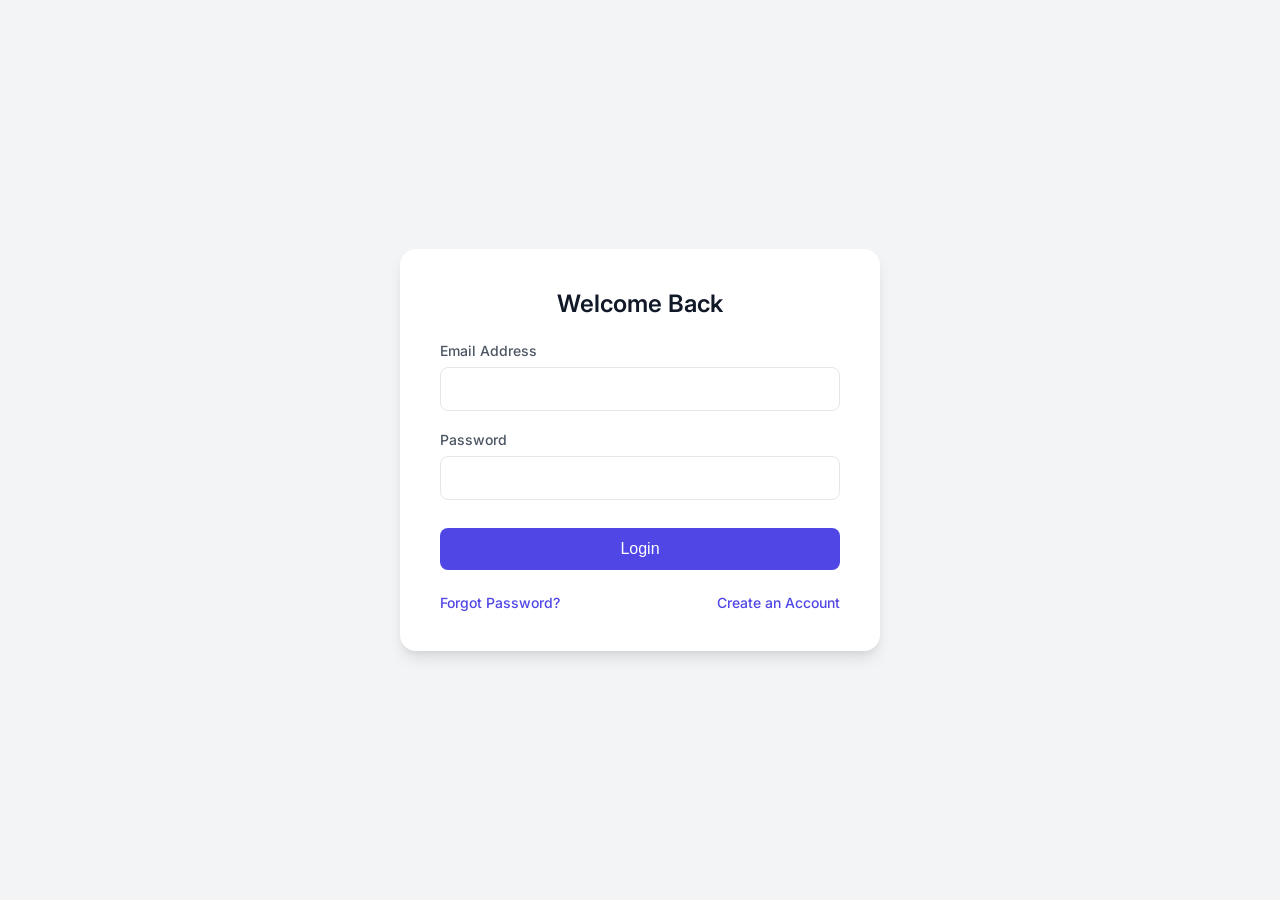
<file: index.html>
<!DOCTYPE html>
<html lang="en">
<head>
    <meta charset="UTF-8">
    <meta name="viewport" content="width=device-width, initial-scale=1.0">
    <title>Secure Login System</title>
    <link rel="stylesheet" href="style.css">
    <link href="https://fonts.googleapis.com/css2?family=Inter:wght@400;500;600&display=swap" rel="stylesheet">
</head>
<body>
    <div class="auth-container">
        <h2>Welcome Back</h2>
        
        <form action="dashboard.html" method="GET">
            <div class="form-group">
                <label for="email">Email Address</label>
                <input type="email" name="email" id="email" required>
            </div>
            
            <div class="form-group">
                <label for="password">Password</label>
                <input type="password" name="password" id="password" required>
            </div>
            
            <button type="submit" class="submit-btn">Login</button>
        </form>

        <div class="links" style="display: flex; justify-content: space-between; margin-top: 1.5rem;">
            <a href="forgot_password.html">Forgot Password?</a>
            <a href="register.html">Create an Account</a>
        </div>
    </div>
    <script src="script.js"></script>
</body>
</html>
</file>
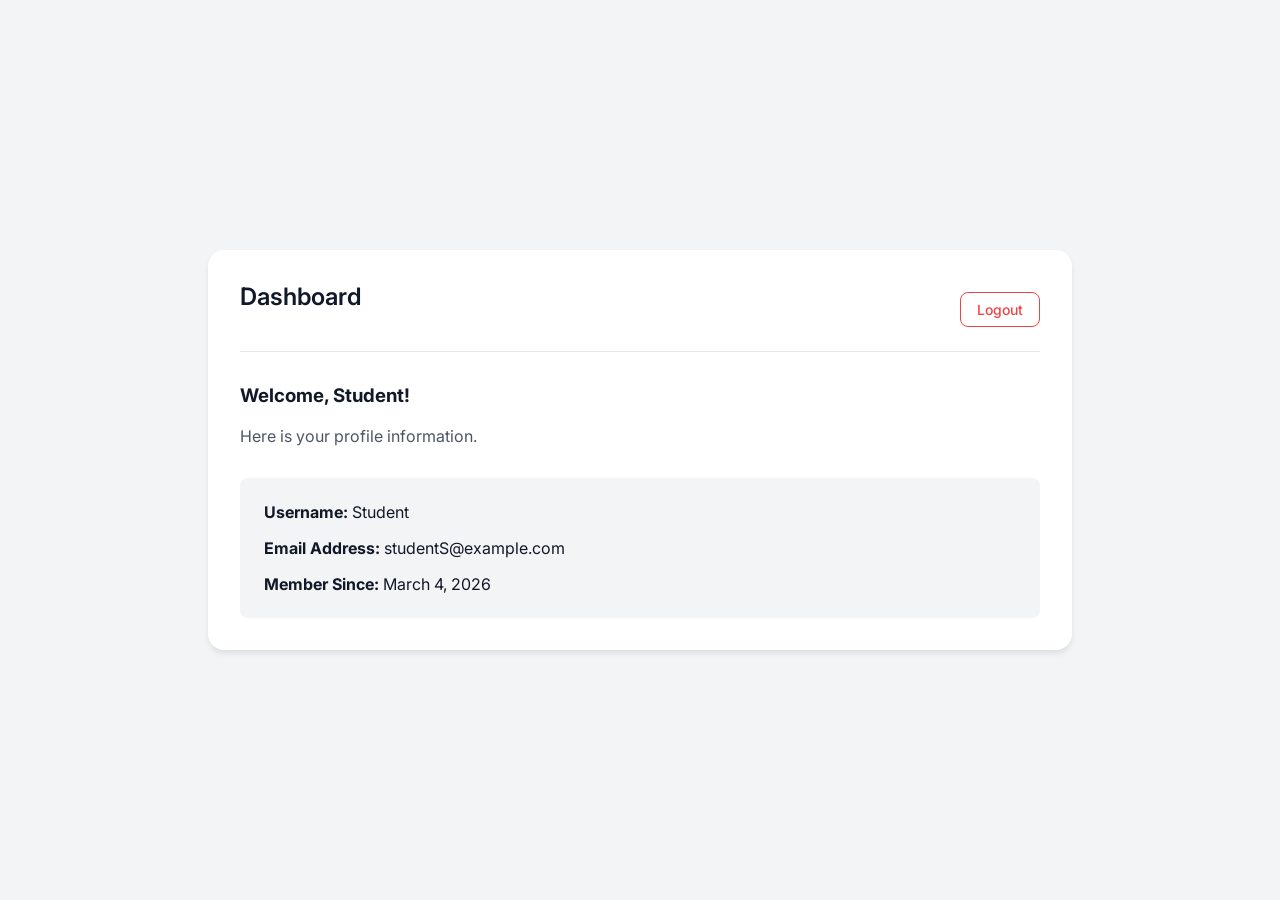
<file: dashboard.html>
<!DOCTYPE html>
<html lang="en">

<head>
    <meta charset="UTF-8">
    <meta name="viewport" content="width=device-width, initial-scale=1.0">
    <title>Secure Login System</title>
    <link rel="stylesheet" href="style.css">
    <link href="https://fonts.googleapis.com/css2?family=Inter:wght@400;500;600&display=swap" rel="stylesheet">
</head>

<body>
    <div class="dashboard-container">
        <div class="dashboard-header">
            <h2>Dashboard</h2>
            <div>
                <a href="index.html" class="btn-secondary"
                    style="border-color: var(--error-color); color: var(--error-color);">Logout</a>
            </div>
        </div>

        <div style="margin-bottom: 2rem;">
            <h3 style="margin-top: 0;">Welcome, Student!</h3>
            <p style="color: var(--text-secondary);">Here is your profile information.</p>
        </div>

        <div style="background: var(--bg-color); padding: 1.5rem; border-radius: 0.5rem;">
            <div style="margin-bottom: 1rem;">
                <strong>Username:</strong> Student
            </div>
            <div style="margin-bottom: 1rem;">
                <strong>Email Address:</strong> studentS@example.com
            </div>
            <div>
                <strong>Member Since:</strong> March 4, 2026
            </div>
        </div>
    </div>
    <script src="script.js"></script>
</body>

</html>
</file>
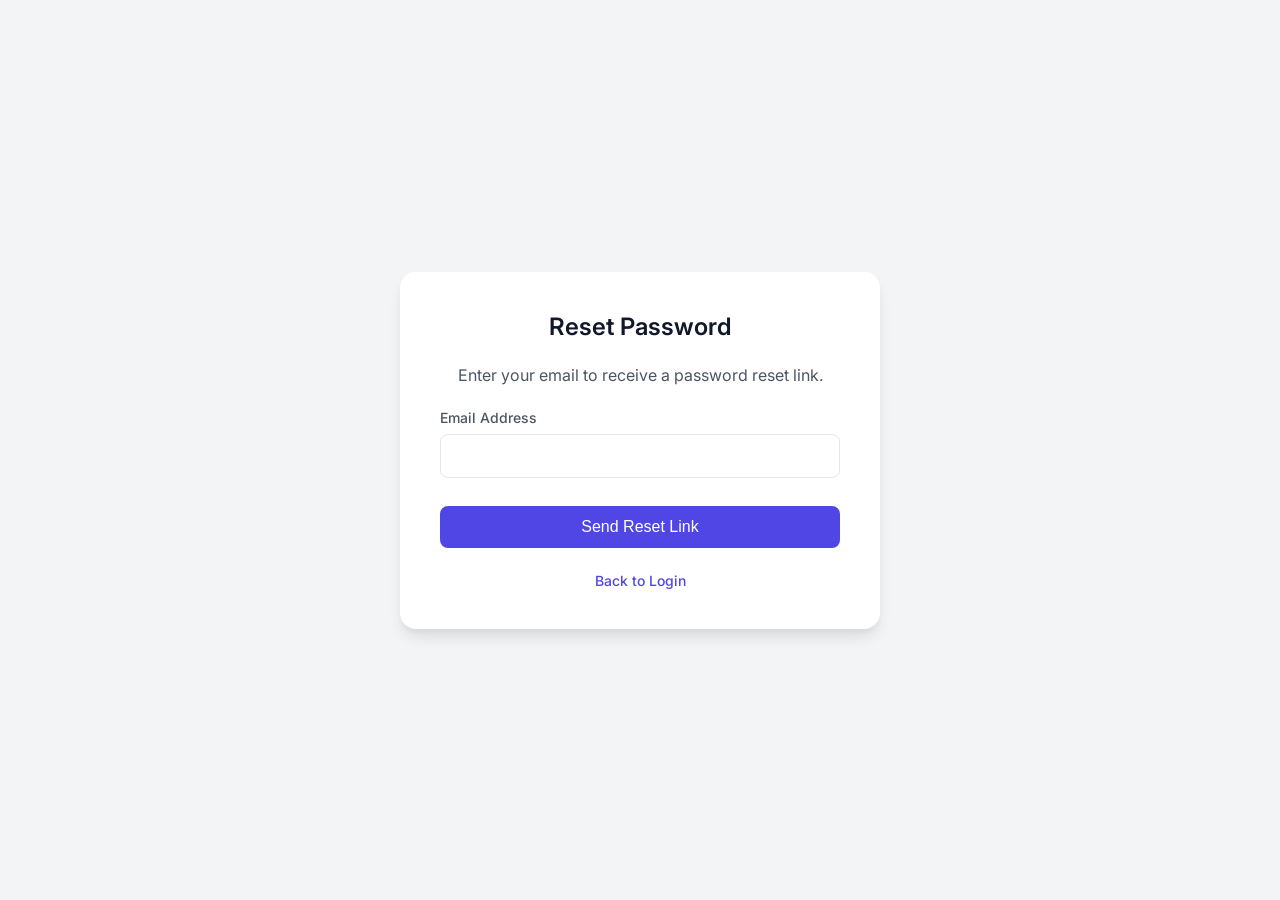
<file: forgot_password.html>
<!DOCTYPE html>
<html lang="en">

<head>
    <meta charset="UTF-8">
    <meta name="viewport" content="width=device-width, initial-scale=1.0">
    <title>Secure Login System</title>
    <link rel="stylesheet" href="style.css">
    <link href="https://fonts.googleapis.com/css2?family=Inter:wght@400;500;600&display=swap" rel="stylesheet">
</head>

<body>
    <div class="auth-container">
        <h2>Reset Password</h2>
        <p style="text-align: center; color: var(--text-secondary); margin-bottom: 1.5rem;">Enter your email to receive
            a password reset link.</p>

        <form action="reset_password.html" method="GET">
            <div class="form-group">
                <label for="email">Email Address</label>
                <input type="email" name="email" id="email" required>
            </div>

            <button type="submit" class="submit-btn"
                onclick="alert('Demo: A simulated reset link has been sent to your email.'); return true;">Send Reset
                Link</button>
        </form>

        <div class="links" style="margin-top: 1.5rem; text-align: center;">
            <a href="index.html">Back to Login</a>
        </div>
    </div>
    <script src="script.js"></script>
</body>

</html>
</file>
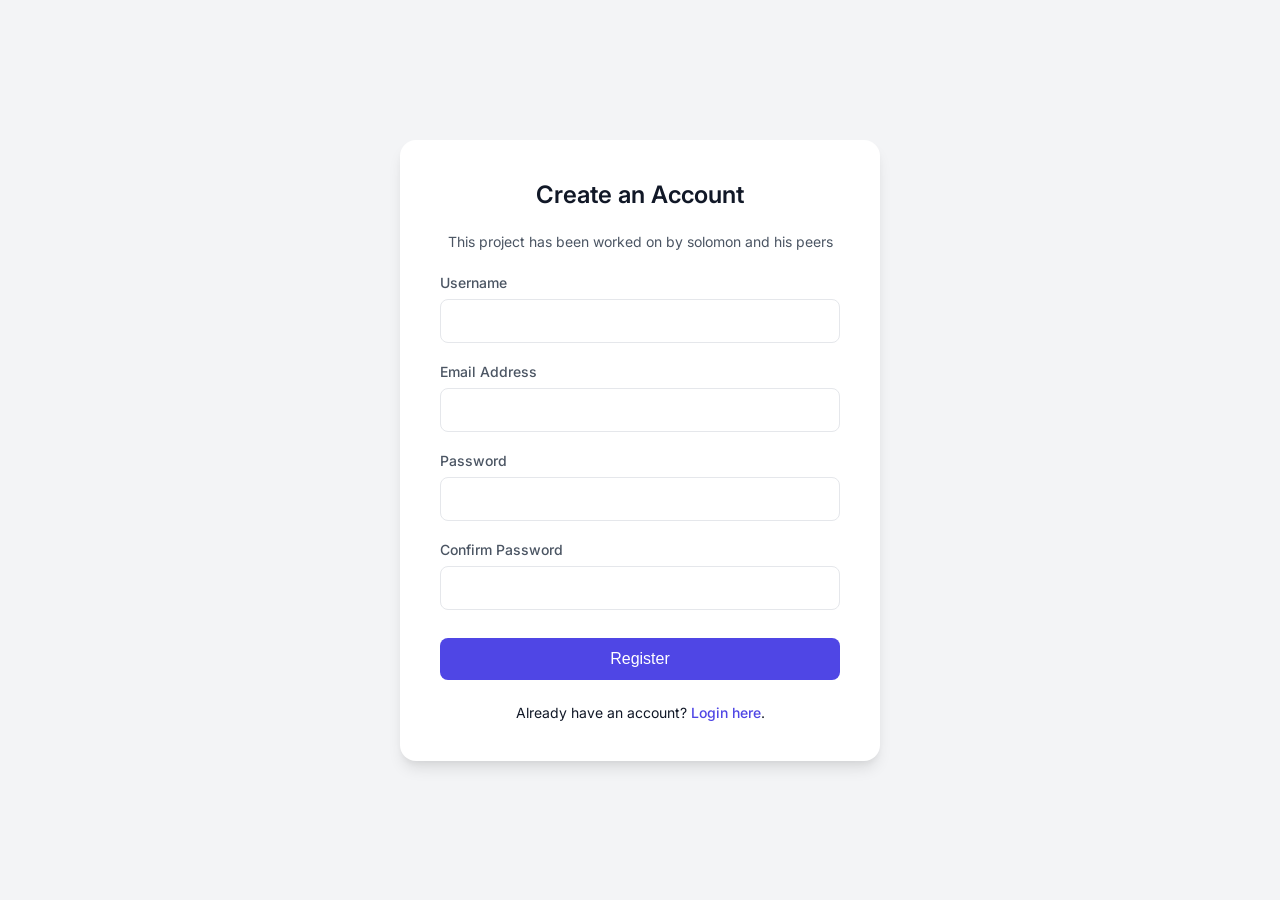
<file: register.html>
<!DOCTYPE html>
<html lang="en">
<head>
    <meta charset="UTF-8">
    <meta name="viewport" content="width=device-width, initial-scale=1.0">
    <title>Secure Login System - Register</title>
    <link rel="stylesheet" href="style.css">
    <link href="https://fonts.googleapis.com/css2?family=Inter:wght@400;500;600&display=swap" rel="stylesheet">
</head>
<body>
    <div class="auth-container">
        <h2>Create an Account</h2>
        <p style="text-align: center; color: var(--text-secondary); margin-bottom: 1.5rem; font-size: 0.875rem;">This project has been worked on by solomon and his peers</p>
        
        <form action="register.php" method="POST" id="registerForm">
            <div class="form-group">
                <label for="username">Username</label>
                <input type="text" name="username" id="username" required>
            </div>
            
            <div class="form-group">
                <label for="email">Email Address</label>
                <input type="email" name="email" id="email" required>
            </div>
            
            <div class="form-group">
                <label for="password">Password</label>
                <input type="password" name="password" id="password" required>
            </div>
            
            <div class="form-group">
                <label for="confirm_password">Confirm Password</label>
                <input type="password" name="confirm_password" id="confirm_password" required>
            </div>
            
            <button type="submit" class="submit-btn" id="registerBtn">Register</button>
        </form>

        <div class="links">
            Already have an account? <a href="index.html">Login here</a>.
        </div>
    </div>
    <script src="script.js"></script>
</body>
</html>
</file>
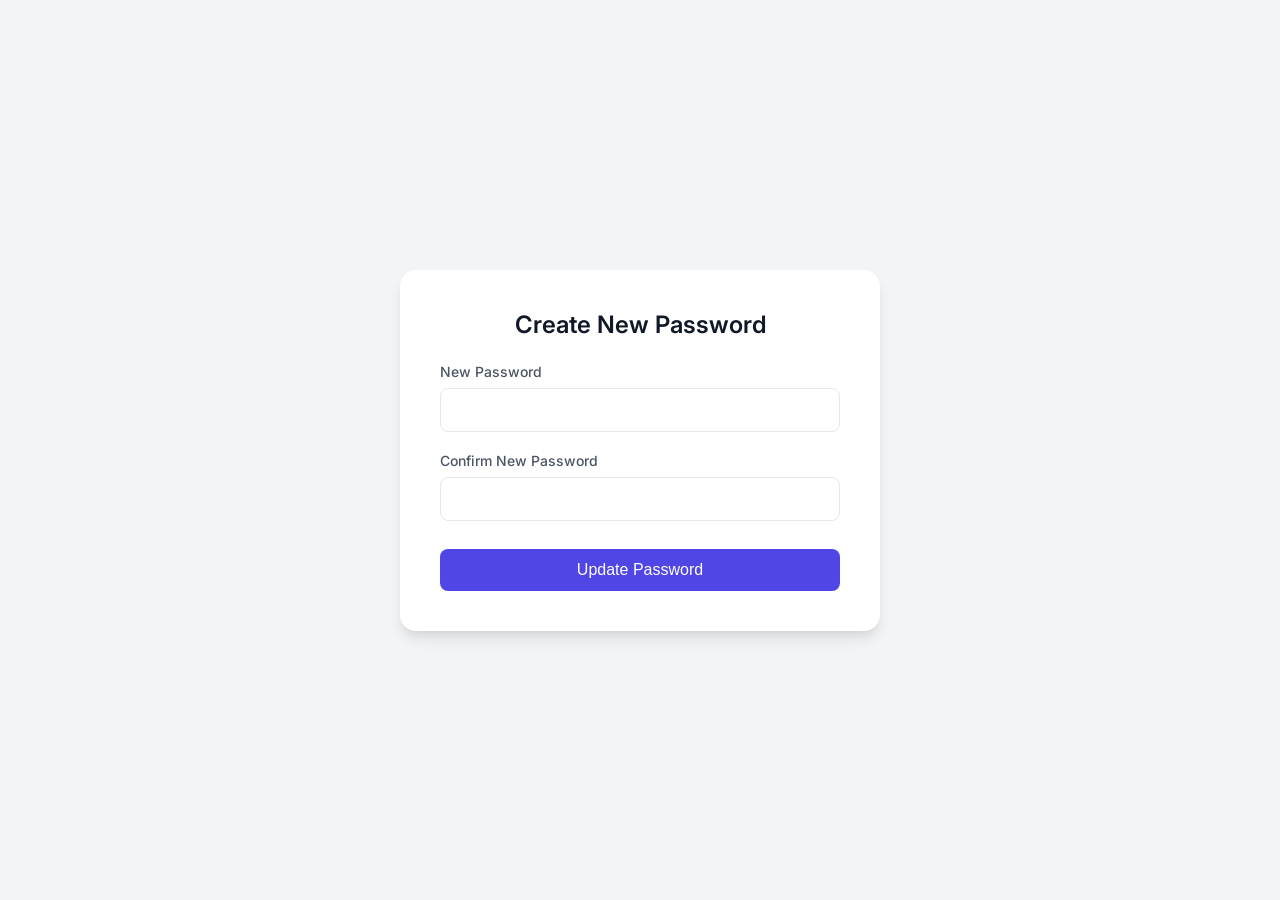
<file: reset_password.html>
<!DOCTYPE html>
<html lang="en">

<head>
    <meta charset="UTF-8">
    <meta name="viewport" content="width=device-width, initial-scale=1.0">
    <title>Secure Login System</title>
    <link rel="stylesheet" href="style.css">
    <link href="https://fonts.googleapis.com/css2?family=Inter:wght@400;500;600&display=swap" rel="stylesheet">
</head>

<body>
    <div class="auth-container">
        <h2>Create New Password</h2>

        <form action="index.html" method="GET" id="resetForm">
            <div class="form-group">
                <label for="password">New Password</label>
                <input type="password" name="password" id="password" required>
            </div>

            <div class="form-group">
                <label for="confirm_password">Confirm New Password</label>
                <input type="password" name="confirm_password" id="confirm_password" required>
            </div>

            <button type="submit" class="submit-btn">Update Password</button>
        </form>
    </div>
    <script src="script.js"></script>
</body>

</html>
</file>
<file: style.css>
/* style.css - Modern, secure login system aesthetic */

:root {
    --primary-color: #4f46e5;
    --primary-hover: #4338ca;
    --bg-color: #f3f4f6;
    --card-bg: #ffffff;
    --text-primary: #111827;
    --text-secondary: #4b5563;
    --border-color: #e5e7eb;
    --error-color: #ef4444;
    --success-color: #10b981;
}

body {
    margin: 0;
    font-family: 'Inter', system-ui, -apple-system, sans-serif;
    background-color: var(--bg-color);
    color: var(--text-primary);
    display: flex;
    justify-content: center;
    align-items: center;
    min-height: 100vh;
}

.auth-container {
    background-color: var(--card-bg);
    padding: 2.5rem;
    border-radius: 1rem;
    box-shadow: 0 10px 15px -3px rgba(0, 0, 0, 0.1), 0 4px 6px -2px rgba(0, 0, 0, 0.05);
    width: 100%;
    max-width: 400px;
    animation: fadeIn 0.5s ease-out;
}

@keyframes fadeIn {
    from {
        opacity: 0;
        transform: translateY(-10px);
    }

    to {
        opacity: 1;
        transform: translateY(0);
    }
}

h2 {
    margin-top: 0;
    margin-bottom: 1.5rem;
    text-align: center;
    font-weight: 600;
    color: var(--text-primary);
}

.form-group {
    margin-bottom: 1.25rem;
}

label {
    display: block;
    margin-bottom: 0.5rem;
    font-size: 0.875rem;
    font-weight: 500;
    color: var(--text-secondary);
}

input[type="text"],
input[type="email"],
input[type="password"] {
    width: 100%;
    padding: 0.75rem;
    border: 1px solid var(--border-color);
    border-radius: 0.5rem;
    font-size: 1rem;
    box-sizing: border-box;
    transition: border-color 0.2s, box-shadow 0.2s;
}

input:focus {
    outline: none;
    border-color: var(--primary-color);
    box-shadow: 0 0 0 3px rgba(79, 70, 229, 0.2);
}

.submit-btn {
    width: 100%;
    padding: 0.75rem;
    background-color: var(--primary-color);
    color: white;
    border: none;
    border-radius: 0.5rem;
    font-size: 1rem;
    font-weight: 500;
    cursor: pointer;
    transition: background-color 0.2s, transform 0.1s;
    margin-top: 0.5rem;
}

.submit-btn:hover {
    background-color: var(--primary-hover);
}

.submit-btn:active {
    transform: scale(0.98);
}

.links {
    margin-top: 1.5rem;
    text-align: center;
    font-size: 0.875rem;
}

.links a {
    color: var(--primary-color);
    text-decoration: none;
    font-weight: 500;
}

.links a:hover {
    text-decoration: underline;
}

.alert {
    padding: 0.75rem;
    border-radius: 0.5rem;
    margin-bottom: 1rem;
    font-size: 0.875rem;
}

.alert.error {
    background-color: #fee2e2;
    color: var(--error-color);
    border: 1px solid #fecaca;
}

.alert.success {
    background-color: #d1fae5;
    color: var(--success-color);
    border: 1px solid #a7f3d0;
}

/* Dashboard specific styles */
.dashboard-container {
    width: 100%;
    max-width: 800px;
    margin: 2rem;
    padding: 2rem;
    background: var(--card-bg);
    border-radius: 1rem;
    box-shadow: 0 4px 6px -1px rgba(0, 0, 0, 0.1);
}

.dashboard-header {
    display: flex;
    justify-content: space-between;
    align-items: center;
    border-bottom: 1px solid var(--border-color);
    padding-bottom: 1rem;
    margin-bottom: 2rem;
}

.btn-secondary {
    background-color: white;
    color: var(--text-primary);
    border: 1px solid var(--border-color);
    padding: 0.5rem 1rem;
    border-radius: 0.5rem;
    text-decoration: none;
    font-size: 0.875rem;
    font-weight: 500;
    transition: background-color 0.2s;
}

.btn-secondary:hover {
    background-color: var(--bg-color);
}
</file>
